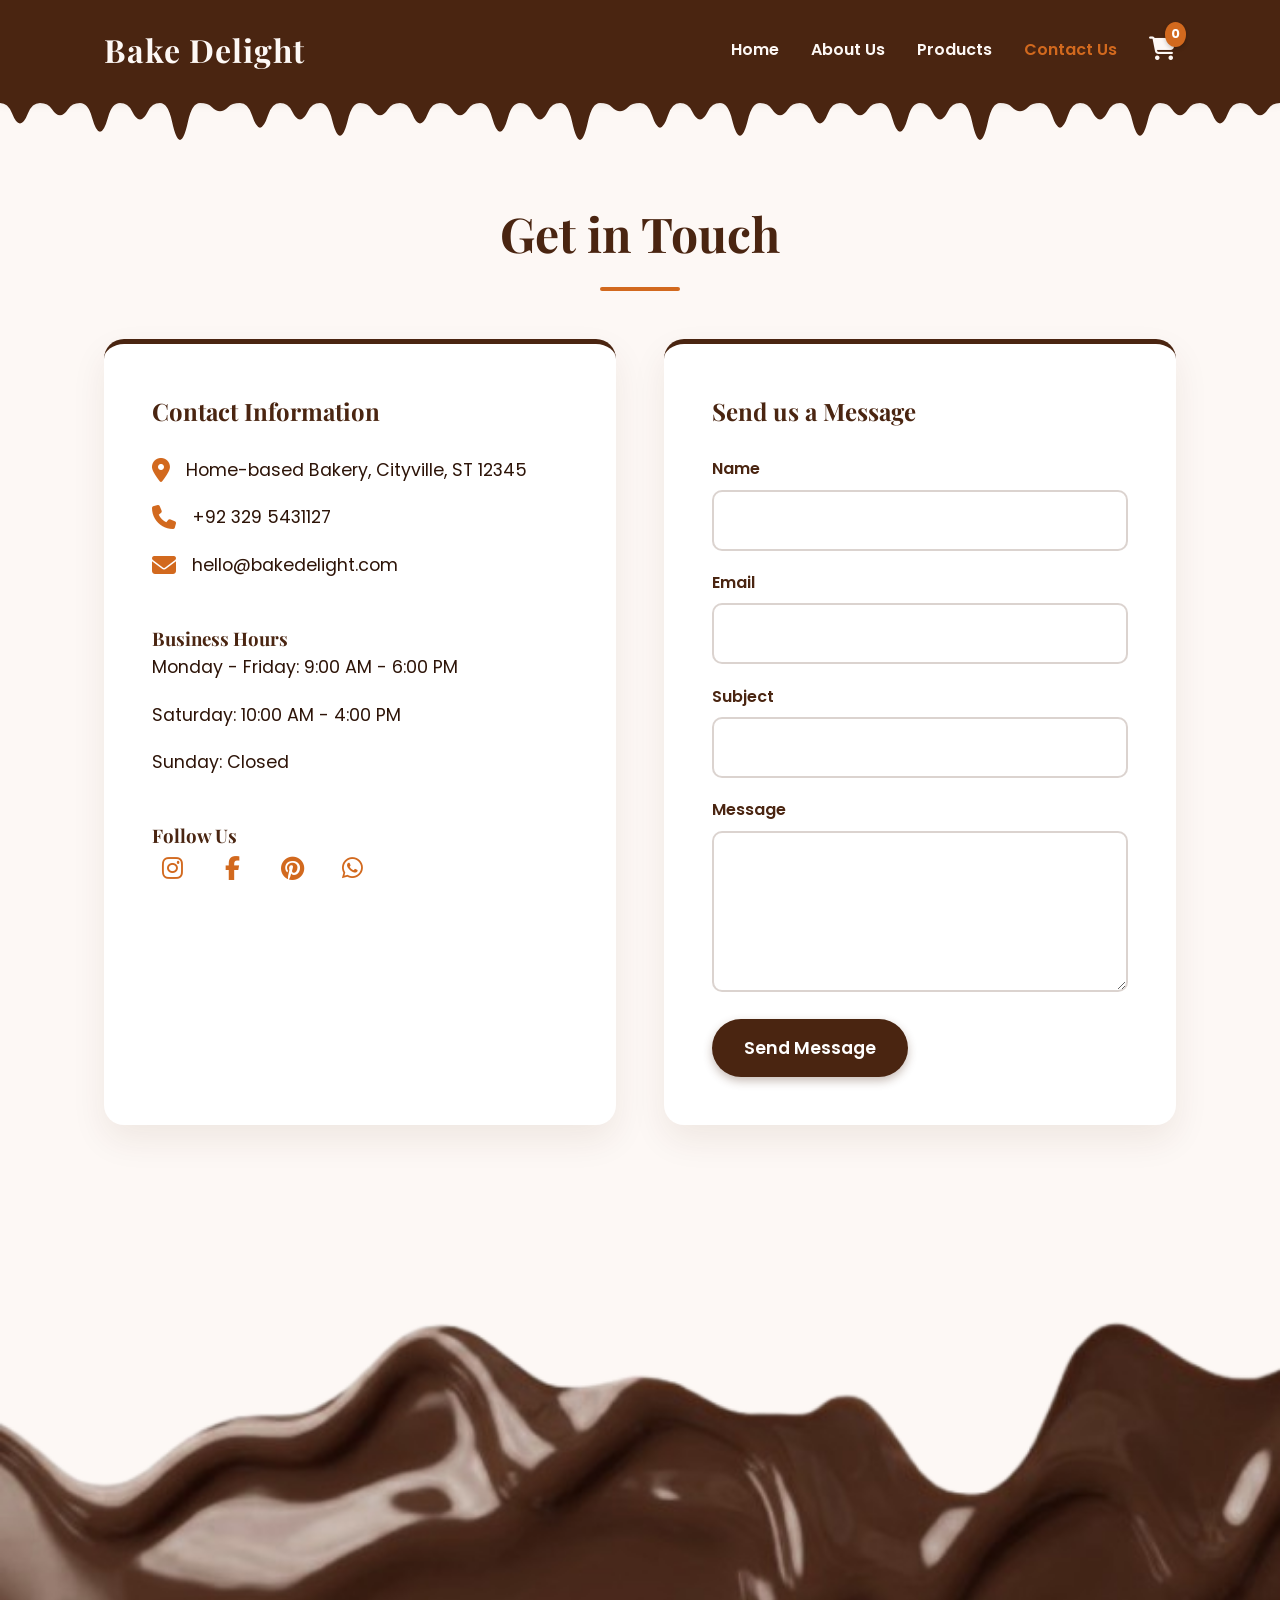
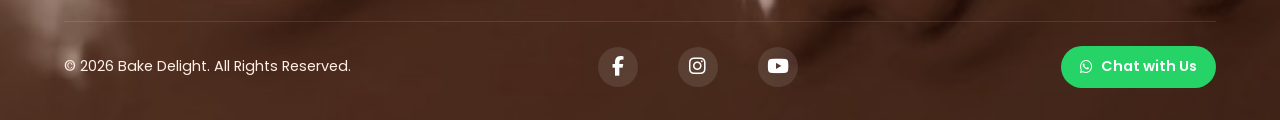
<file: contact.html>
<!DOCTYPE html>
<html lang="en">
<head>
    <meta charset="UTF-8">
    <meta name="viewport" content="width=device-width, initial-scale=1.0">
    <title>Contact Us | Bake Delight</title>
    <meta name="description" content="Get in touch with Bake Delight. Find our location and business hours.">
    <link rel="stylesheet" href="style.css">
    <link rel="stylesheet" href="https://cdnjs.cloudflare.com/ajax/libs/font-awesome/6.4.0/css/all.min.css">
</head>
<body>

    <header>
        <nav>
            <a href="index.html" class="logo">Bake Delight</a>
            <button class="mobile-menu-btn"><i class="fas fa-bars"></i></button>
            <ul class="nav-links">
                <li><a href="index.html">Home</a></li>
                <li><a href="about.html">About Us</a></li>
                <li><a href="products.html">Products</a></li>
                <li><a href="contact.html" class="active">Contact Us</a></li>
                <li>
                    <div class="cart-icon" onclick="openCart()">
                        <i class="fas fa-shopping-cart"></i>
                        <span class="cart-count">0</span>
                    </div>
                </li>
            </ul>
        </nav>
        <div class="header-drip"></div>
    </header>

    <main>
        <section class="section">
            <h1 class="section-title">Get in Touch</h1>
            
            <div class="contact-container">
                <div class="contact-info">
                    <h2>Contact Information</h2>
                    <br>
                    <p><i class="fas fa-map-marker-alt"></i> Home-based Bakery, Cityville, ST 12345</p>
                    <p><i class="fas fa-phone"></i> +92 329 5431127</p>
                    <p><i class="fas fa-envelope"></i> hello@bakedelight.com</p>
                    <br>
                    <h3>Business Hours</h3>
                    <p>Monday - Friday: 9:00 AM - 6:00 PM</p>
                    <p>Saturday: 10:00 AM - 4:00 PM</p>
                    <p>Sunday: Closed</p>
                    <br>
                    <h3>Follow Us</h3>
                    <div class="social-links">
                        <a href="#"><i class="fab fa-instagram"></i></a>
                        <a href="#"><i class="fab fa-facebook-f"></i></a>
                        <a href="#"><i class="fab fa-pinterest"></i></a>
                        <a href="https://wa.me/923295431127" target="_blank"><i class="fab fa-whatsapp"></i></a>
                    </div>
                </div>

                <div class="contact-form-container">
                    <h2>Send us a Message</h2>
                    <br>
                    <form onsubmit="event.preventDefault(); alert('Message sent successfully!');">
                        <div class="form-group">
                            <label for="name">Name</label>
                            <input type="text" id="name" required>
                        </div>
                        <div class="form-group">
                            <label for="email">Email</label>
                            <input type="email" id="email" required>
                        </div>
                        <div class="form-group">
                            <label for="subject">Subject</label>
                            <input type="text" id="subject" required>
                        </div>
                        <div class="form-group">
                            <label for="message">Message</label>
                            <textarea id="message" rows="5" required></textarea>
                        </div>
                        <button type="submit" class="btn">Send Message</button>
                    </form>
                </div>
            </div>
        </section>
    </main>

    <footer>
        <div class="footer-content">
            <div class="footer-left">
                <p>&copy; 2026 Bake Delight. All Rights Reserved.</p>
            </div>
            <div class="footer-center">
                <div class="social-links">
                    <a href="#"><i class="fab fa-facebook-f"></i></a>
                    <a href="#"><i class="fab fa-instagram"></i></a>
                    <a href="#"><i class="fab fa-youtube"></i></a>
                </div>
            </div>
            <div class="footer-right">
                <a href="https://wa.me/923295431127" target="_blank" class="wa-chat-btn">
                    <i class="fab fa-whatsapp"></i> Chat with Us
                </a>
            </div>
        </div>
    </footer>

    <!-- Cart Modal -->
    <div id="cartModal" class="cart-modal">
        <div class="cart-content">
            <button id="closeCart" class="close-cart"><i class="fas fa-times"></i></button>
            <h2>Your Cart</h2>
            <div id="cartItems" class="cart-items"></div>
            <div id="cartTotal" class="cart-total">Total: Rs. 0.00</div>
            
            <form id="checkoutForm" onsubmit="processCheckout(event)">
                <div class="form-group">
                    <label for="customerName">Name</label>
                    <input type="text" id="customerName" required>
                </div>
                <div class="form-group">
                    <label for="customerPhone">Phone Number</label>
                    <input type="tel" id="customerPhone" required>
                </div>
                <div class="form-group">
                    <label for="deliveryTime">Delivery Date & Time (Requires 24hr Notice)</label>
                    <input type="datetime-local" id="deliveryTime" required>
                </div>
                <button type="submit" class="btn" style="width: 100%;">Checkout via WhatsApp</button>
            </form>
        </div>
    </div>

    <script src="script.js"></script>
</body>
</html>
</file>
<file: style.css>
@import url('https://fonts.googleapis.com/css2?family=Playfair+Display:ital,wght@0,400..900;1,400..900&family=Poppins:ital,wght@0,100;0,200;0,300;0,400;0,500;0,600;0,700;0,800;0,900;1,100;1,200;1,300;1,400;1,500;1,600;1,700;1,800;1,900&display=swap');

:root {
    --bg-color: #FDF8F5; /* Warm cream */
    --primary-color: #4A2511; /* Rich Dark Chocolate */
    --secondary-color: #8B4513; /* Saddle Brown / Milk Chocolate */
    --accent-color: #D2691E; /* Caramel */
    --text-color: #2D1408; /* Very dark chocolate */
    --card-bg: #FFFFFF; /* White */
    --font-heading: 'Playfair Display', serif;
    --font-body: 'Poppins', sans-serif;
}

html {
    scroll-behavior: smooth;
}

* {
    margin: 0;
    padding: 0;
    box-sizing: border-box;
}

body {
    font-family: var(--font-body);
    background-color: var(--bg-color);
    color: var(--text-color);
    line-height: 1.6;
}

h1, h2, h3, h4, h5, h6 {
    font-family: var(--font-heading);
    color: var(--primary-color);
}

/* Navbar */
header {
    background-color: var(--primary-color);
    box-shadow: 0 4px 10px rgba(0,0,0,0.1);
    position: sticky;
    top: 0;
    z-index: 1000;
}

.header-drip {
    position: absolute;
    bottom: -45px;
    left: 0;
    width: 100%;
    height: 45px;
    background-image: url("data:image/svg+xml,%3Csvg xmlns='http://www.w3.org/2000/svg' viewBox='0 0 1000 220' preserveAspectRatio='none'%3E%3Cpath fill='%234A2511' d='M0,0 L1000,0 L1000,20 Q980,20 970,50 Q960,80 950,80 Q940,80 930,50 Q920,20 900,20 Q880,20 870,100 Q860,180 850,180 Q840,180 830,100 Q820,20 800,20 Q780,20 770,60 Q760,100 750,100 Q740,100 730,60 Q720,20 700,20 Q680,20 670,80 Q660,140 650,140 Q640,140 630,80 Q620,20 600,20 Q580,20 570,40 Q560,60 550,60 Q540,60 530,40 Q520,20 500,20 Q480,20 470,110 Q460,200 450,200 Q440,200 430,110 Q420,20 400,20 Q380,20 370,60 Q360,100 350,100 Q340,100 330,60 Q320,20 300,20 Q280,20 270,90 Q260,160 250,160 Q240,160 230,90 Q220,20 200,20 Q180,20 170,50 Q160,80 150,80 Q140,80 130,50 Q120,20 100,20 Q80,20 70,70 Q60,120 50,120 Q40,120 30,70 Q20,20 0,20 Z' /%3E%3C/svg%3E");
    background-repeat: repeat-x;
    background-size: 400px 100%;
    pointer-events: none;
}

nav {
    display: flex;
    justify-content: space-between;
    align-items: center;
    padding: 1.5rem 5%;
    max-width: 1200px;
    margin: 0 auto;
}

.logo {
    font-family: var(--font-heading);
    font-size: 2rem;
    font-weight: 700;
    color: #FDF8F5;
    text-decoration: none;
    letter-spacing: 1px;
}

.nav-links {
    list-style: none;
    display: flex;
    gap: 2rem;
    align-items: center;
}

.nav-links a {
    text-decoration: none;
    color: #FDF8F5;
    font-weight: 600;
    transition: color 0.3s;
}

.nav-links a:hover, .nav-links a.active {
    color: var(--accent-color);
}

.cart-icon {
    font-size: 1.5rem;
    cursor: pointer;
    position: relative;
    color: #FDF8F5;
}

.cart-count {
    position: absolute;
    top: -8px;
    right: -10px;
    background-color: var(--accent-color);
    color: #FFF;
    font-size: 0.8rem;
    padding: 2px 6px;
    border-radius: 50%;
    font-weight: bold;
    box-shadow: 0 2px 4px rgba(0,0,0,0.2);
}

.mobile-menu-btn {
    display: none;
    font-size: 1.5rem;
    background: none;
    border: none;
    color: #FFF;
    cursor: pointer;
}

/* Buttons */
.btn {
    display: inline-block;
    padding: 1rem 2rem;
    background-color: var(--primary-color);
    color: #FFF;
    border: none;
    border-radius: 30px;
    font-family: var(--font-body);
    font-weight: 600;
    font-size: 1.1rem;
    cursor: pointer;
    text-decoration: none;
    transition: all 0.3s;
    box-shadow: 0 4px 10px rgba(74, 37, 17, 0.3);
}

.btn:hover {
    background-color: var(--text-color);
    transform: translateY(-3px);
    box-shadow: 0 6px 15px rgba(74, 37, 17, 0.4);
    color: #FFF;
}

.btn-secondary {
    background-color: var(--accent-color);
    color: #FFF;
    box-shadow: 0 4px 10px rgba(210, 105, 30, 0.3);
}

.btn-secondary:hover {
    background-color: #A05215;
}

/* Hero Section */
.hero {
    height: 90vh;
    display: flex;
    align-items: center;
    justify-content: center;
    text-align: center;
    padding: 0 20px;
    position: relative;
    overflow: hidden;
}

.hero-slider {
    position: absolute;
    top: 0;
    left: 0;
    width: 100%;
    height: 100%;
    z-index: 1;
}

.hero-slide {
    position: absolute;
    top: 0;
    left: 0;
    width: 100%;
    height: 100%;
    background-size: cover;
    background-position: center;
    opacity: 0;
    animation: fadeSlide 15s infinite;
}

@keyframes fadeSlide {
    0% { opacity: 0; transform: scale(1.05); }
    10% { opacity: 1; transform: scale(1); }
    33% { opacity: 1; transform: scale(1); }
    43% { opacity: 0; transform: scale(1.05); }
    100% { opacity: 0; }
}

.hero-overlay {
    position: absolute;
    top: 0;
    left: 0;
    width: 100%;
    height: 100%;
    background: rgba(0, 0, 0, 0.55);
    z-index: 2;
}

.hero-content {
    color: #FFF;
    z-index: 3;
    position: relative;
    animation: fadeIn 1.5s ease-out;
}

@keyframes fadeIn {
    from { opacity: 0; transform: translateY(20px); }
    to { opacity: 1; transform: translateY(0); }
}

.hero-content h1 {
    font-size: 5rem;
    margin-bottom: 1rem;
    color: #FFF;
    text-shadow: 2px 4px 8px rgba(0,0,0,0.4);
}

.hero-content p {
    font-size: 1.5rem;
    margin-bottom: 2.5rem;
    color: #FFF;
    max-width: 800px;
    margin-left: auto;
    margin-right: auto;
    font-weight: 500;
    text-shadow: 1px 2px 5px rgba(0,0,0,0.4);
}

.hero .btn {
    background-color: #FFF;
    color: var(--primary-color);
    box-shadow: 0 4px 10px rgba(0,0,0,0.3);
}

.hero .btn:hover {
    background-color: #FDF8F5;
    color: var(--text-color);
    transform: translateY(-3px);
}

/* Sections */
.section {
    padding: 6rem 5%;
    max-width: 1200px;
    margin: 0 auto;
}

.section-title {
    text-align: center;
    font-size: 3rem;
    margin-bottom: 3rem;
    position: relative;
    color: var(--primary-color);
}

.section-title::after {
    content: '';
    display: block;
    width: 80px;
    height: 4px;
    background-color: var(--accent-color);
    margin: 15px auto 0;
    border-radius: 2px;
}

/* Category Portions */
.category-portion {
    transition: transform 0.4s cubic-bezier(0.175, 0.885, 0.32, 1.275);
    box-shadow: 0 20px 40px rgba(74, 37, 17, 0.05);
}

.category-portion:hover {
    transform: translateY(-5px);
}

.category-portion .section-title {
    margin-bottom: 3rem;
    margin-top: -10px;
}
.category-portion .product-card {
    border: none;
    background: rgba(255, 255, 255, 0.7);
    backdrop-filter: blur(10px);
}

.no-underline::after {
    display: none !important;
}

.grid-3-col {
    grid-template-columns: repeat(3, 1fr) !important;
}

@media (max-width: 992px) {
    .grid-3-col {
        grid-template-columns: repeat(2, 1fr) !important;
    }
}

@media (max-width: 600px) {
    .grid-3-col {
        grid-template-columns: 1fr !important;
    }
}

/* Cart Notification */
.cart-notification {
    position: fixed;
    bottom: 30px;
    right: 30px;
    background: var(--primary-color);
    color: #FFF;
    padding: 1rem 2rem;
    border-radius: 50px;
    box-shadow: 0 10px 30px rgba(0,0,0,0.3);
    z-index: 3000;
    transform: translateY(100px);
    opacity: 0;
    transition: all 0.5s ease;
    font-weight: 600;
}

.cart-notification.show {
    transform: translateY(0);
    opacity: 1;
}

/* Features */
.features {
    display: flex;
    gap: 2rem;
    justify-content: center;
    flex-wrap: wrap;
    margin-bottom: 4rem;
}

.feature-box {
    background: var(--card-bg);
    padding: 2rem;
    border-radius: 20px;
    text-align: center;
    flex: 1;
    min-width: 250px;
    box-shadow: 0 10px 30px rgba(74, 37, 17, 0.08);
    transition: transform 0.3s;
    border-top: 5px solid var(--accent-color);
}

.feature-box:hover {
    transform: translateY(-10px);
}

.feature-icon {
    font-size: 3rem;
    color: var(--primary-color);
    margin-bottom: 1rem;
}

.feature-box h3 {
    margin-bottom: 0.5rem;
    font-size: 1.5rem;
}

/* Products Grid */
.products-grid {
    display: grid;
    grid-template-columns: repeat(auto-fit, minmax(300px, 1fr));
    gap: 2.5rem;
}

.product-card {
    background-color: var(--card-bg);
    border-radius: 20px;
    overflow: hidden;
    box-shadow: 0 15px 35px rgba(74, 37, 17, 0.08);
    transition: transform 0.3s, box-shadow 0.3s;
    text-align: center;
    display: flex;
    flex-direction: column;
    border: 1px solid rgba(74, 37, 17, 0.05);
}

.product-card:hover {
    transform: translateY(-10px);
    box-shadow: 0 20px 40px rgba(74, 37, 17, 0.15);
}

.product-img {
    width: 100%;
    height: 220px;
    object-fit: cover;
    border-bottom: 3px solid var(--accent-color);
}

.product-info {
    padding: 2rem 1.5rem;
    flex-grow: 1;
    display: flex;
    flex-direction: column;
    justify-content: space-between;
}

.home-card .product-info {
    justify-content: center;
    padding: 1.5rem;
}

.home-card .product-title {
    margin-bottom: 0.5rem;
}

.product-title {
    font-size: 1.6rem;
    margin-bottom: 0.2rem;
    color: var(--primary-color);
}

.product-weight {
    font-size: 0.9rem;
    color: var(--accent-color);
    margin-bottom: 0.8rem;
    font-weight: 500;
}

.product-description {
    font-size: 0.85rem;
    color: #666;
    margin-bottom: 1rem;
    display: -webkit-box;
    -webkit-line-clamp: 2;
    -webkit-box-orient: vertical;
    overflow: hidden;
}

.product-price {
    font-weight: 700;
    font-size: 1.4rem;
    color: var(--accent-color);
    margin-bottom: 1.5rem;
}

/* Filters */
.filters {
    display: flex;
    justify-content: center;
    gap: 1rem;
    margin-bottom: 3rem;
    flex-wrap: wrap;
}

.filter-btn {
    background: transparent;
    border: 2px solid var(--primary-color);
    color: var(--primary-color);
    padding: 0.6rem 2rem;
    border-radius: 30px;
    cursor: pointer;
    font-family: var(--font-body);
    font-weight: 600;
    font-size: 1.1rem;
    transition: all 0.3s;
}

.filter-btn.active, .filter-btn:hover {
    background-color: var(--primary-color);
    color: #FFF;
    box-shadow: 0 5px 15px rgba(74, 37, 17, 0.3);
}

/* Footer */
footer {
    background-image: url('foot.png');
    background-size: cover;
    background-position: center;
    background-repeat: no-repeat;
    color: #FFF;
    padding: 25rem 5% 2rem;
    position: relative;
    display: flex;
    flex-direction: column;
    justify-content: flex-end;
    z-index: 200;
}

.footer-drip {
    position: absolute;
    top: -45px;
    left: 0;
    width: 100%;
    height: 45px;
    background-image: url("data:image/svg+xml,%3Csvg xmlns='http://www.w3.org/2000/svg' viewBox='0 -120 1000 220' preserveAspectRatio='none'%3E%3Cpath fill='%23FDF8F5' d='M0,100 L1000,100 L1000,80 Q980,80 970,50 Q960,20 950,20 Q940,20 930,50 Q920,80 900,80 Q880,80 870,0 Q860,-80 850,-80 Q840,-80 830,0 Q820,80 800,80 Q780,80 770,40 Q760,0 750,0 Q740,0 730,40 Q720,80 700,80 Q680,80 670,20 Q660,-40 650,-40 Q640,-40 630,20 Q620,80 600,80 Q580,80 570,60 Q560,40 550,40 Q540,40 530,60 Q520,80 500,80 Q480,80 470,-10 Q460,-100 450,-100 Q440,-100 430,-10 Q420,80 400,80 Q380,80 370,40 Q360,0 350,0 Q340,0 330,40 Q320,80 300,80 Q280,80 270,10 Q260,-60 250,-60 Q240,-60 230,10 Q220,80 200,80 Q180,80 170,50 Q160,20 150,20 Q140,20 130,50 Q120,80 100,80 Q80,80 70,30 Q60,-20 50,-20 Q40,-20 30,30 Q20,80 0,80 Z' /%3E%3C/svg%3E");
    background-repeat: repeat-x;
    background-size: 400px 100%;
}

.footer-content {
    display: flex;
    justify-content: space-between;
    align-items: center;
    flex-wrap: wrap;
    gap: 2rem;
    max-width: 1200px;
    margin: 0 auto;
    width: 100%;
    padding-top: 1.5rem;
    border-top: 1px solid rgba(255,255,255,0.1);
}

.footer-left p {
    font-size: 0.9rem;
    color: #FFEFE5;
    margin: 0;
}

.footer-center .social-links {
    margin-top: 0;
    display: flex;
    gap: 1.5rem;
}

.wa-chat-btn {
    display: inline-flex;
    align-items: center;
    gap: 0.5rem;
    background-color: #25D366;
    color: #FFF;
    padding: 0.6rem 1.2rem;
    border-radius: 30px;
    text-decoration: none;
    font-weight: 600;
    font-size: 0.9rem;
    transition: transform 0.3s, background 0.3s;
}

.wa-chat-btn:hover {
    background-color: #128C7E;
    transform: translateY(-3px);
    color: #FFF;
}

.social-links a {
    display: inline-block;
    margin-right: 1rem;
    color: #FFF;
    background: rgba(255,255,255,0.1);
    width: 40px;
    height: 40px;
    line-height: 40px;
    text-align: center;
    border-radius: 50%;
    font-size: 1.2rem;
    transition: all 0.3s;
    text-decoration: none;
}

.social-links a:hover {
    background: var(--accent-color);
    transform: translateY(-3px);
}

.footer-bottom {
    padding-top: 2rem;
    border-top: 1px solid rgba(255,255,255,0.1);
    color: rgba(255,255,255,0.7);
}

/* Cart Drawer */
.cart-modal {
    visibility: hidden;
    opacity: 0;
    position: fixed;
    top: 0;
    left: 0;
    width: 100%;
    height: 100%;
    background: rgba(45, 20, 8, 0.6);
    z-index: 2000;
    display: flex;
    justify-content: flex-end;
    align-items: flex-start;
    backdrop-filter: blur(5px);
    transition: opacity 0.3s, visibility 0.3s;
}

.cart-modal.open {
    visibility: visible;
    opacity: 1;
}

.cart-content {
    background: var(--bg-color);
    width: 30%;
    min-width: 350px;
    height: 100vh;
    max-height: 100vh;
    border-radius: 0;
    padding: 2.5rem;
    position: relative;
    overflow-y: auto;
    box-shadow: -10px 0 30px rgba(0,0,0,0.5);
    border-top: none;
    transform: translateX(100%);
    transition: transform 0.4s cubic-bezier(0.175, 0.885, 0.32, 1);
}

.cart-modal.open .cart-content {
    transform: translateX(0);
}

.close-cart {
    position: absolute;
    top: 20px;
    right: 25px;
    font-size: 1.8rem;
    cursor: pointer;
    border: none;
    background: transparent;
    color: var(--text-color);
    transition: color 0.3s;
}

.close-cart:hover {
    color: var(--accent-color);
}

.cart-items {
    margin: 1.5rem 0;
    max-height: 300px;
    overflow-y: auto;
    padding-right: 10px;
}

.cart-item {
    display: flex;
    justify-content: space-between;
    align-items: center;
    border-bottom: 1px solid rgba(74, 37, 17, 0.1);
    padding: 1rem 0;
}

.cart-item-info {
    display: flex;
    align-items: center;
    gap: 1rem;
}

.cart-item-img {
    width: 60px;
    height: 60px;
    object-fit: cover;
    border-radius: 10px;
    border: 2px solid var(--accent-color);
}

.cart-item-details h4 {
    margin-bottom: 0.2rem;
    font-size: 1.1rem;
    color: var(--primary-color);
}

.cart-item-actions {
    display: flex;
    align-items: center;
    gap: 0.8rem;
}

.cart-item-actions button {
    background: var(--primary-color);
    border: none;
    width: 30px;
    height: 30px;
    border-radius: 50%;
    cursor: pointer;
    font-weight: bold;
    color: #FFF;
    font-size: 1rem;
    transition: background 0.3s;
}

.cart-item-actions button:hover {
    background: var(--accent-color);
}

.cart-total {
    font-size: 1.5rem;
    font-weight: 700;
    text-align: right;
    margin-bottom: 1.5rem;
    color: var(--primary-color);
    border-top: 2px solid rgba(74, 37, 17, 0.1);
    padding-top: 1rem;
}

/* Checkout Form */
.form-group {
    margin-bottom: 1.2rem;
    text-align: left;
}

.form-group label {
    display: block;
    margin-bottom: 0.5rem;
    font-weight: 600;
    color: var(--primary-color);
}

.form-group input, .form-group textarea, .form-group select {
    width: 100%;
    padding: 1rem;
    border: 2px solid rgba(74, 37, 17, 0.2);
    border-radius: 10px;
    font-family: var(--font-body);
    font-size: 1rem;
    background: #FFF;
    transition: border-color 0.3s;
}

.form-group input:focus, .form-group textarea:focus {
    outline: none;
    border-color: var(--accent-color);
}

/* About Page */
.about-content {
    display: flex;
    align-items: flex-start;
    gap: calc(4rem + 40px);
    flex-wrap: wrap;
}

.about-text {
    flex: 1;
    min-width: 300px;
}

.about-text .section-title {
    text-align: left;
}

.about-text .section-title::after {
    margin-left: 0;
}

.about-text p {
    margin-bottom: 1.5rem;
    font-size: 1.15rem;
    text-align: justify;
}

.about-img {
    flex: 1;
    min-width: 300px;
    position: relative;
    margin-top: 20px;
}

.about-img img {
    width: 100%;
    height: 400px;
    object-fit: cover;
    border-radius: 20px;
    box-shadow: 0 20px 40px rgba(74, 37, 17, 0.2);
}

.about-img::after {
    content: '';
    position: absolute;
    top: -20px;
    right: -20px;
    width: 100%;
    height: 100%;
    border: 4px solid var(--accent-color);
    border-radius: 20px;
    z-index: -1;
}

/* Contact Page */
.contact-container {
    display: flex;
    flex-wrap: wrap;
    gap: 3rem;
}

.contact-form-container, .contact-info {
    flex: 1;
    min-width: 300px;
    background: var(--card-bg);
    padding: 3rem;
    border-radius: 20px;
    box-shadow: 0 15px 35px rgba(74, 37, 17, 0.08);
    border-top: 5px solid var(--primary-color);
}

.contact-info p {
    margin-bottom: 1.2rem;
    display: flex;
    align-items: center;
    gap: 1rem;
    font-size: 1.1rem;
}

.contact-info i {
    color: var(--accent-color);
    font-size: 1.5rem;
}

/* Admin */
.admin-login {
    max-width: 400px;
    margin: 100px auto;
    background: var(--card-bg);
    padding: 3rem;
    border-radius: 20px;
    box-shadow: 0 15px 35px rgba(74, 37, 17, 0.1);
    border-top: 5px solid var(--primary-color);
}

.admin-dashboard {
    display: none;
    background: var(--card-bg);
    padding: 3rem;
    border-radius: 20px;
    box-shadow: 0 15px 35px rgba(74, 37, 17, 0.08);
}

.admin-products-list {
    margin-top: 2rem;
    overflow-x: auto;
}

table {
    width: 100%;
    border-collapse: collapse;
    margin-top: 1rem;
}

table, th, td {
    border: 1px solid rgba(74, 37, 17, 0.1);
}

th, td {
    padding: 1.2rem;
    text-align: left;
}

th {
    background-color: var(--primary-color);
    color: #FFF;
}

.action-btn {
    padding: 0.5rem 1rem;
    margin-right: 0.5rem;
    border: none;
    border-radius: 8px;
    cursor: pointer;
    font-family: var(--font-body);
    color: #FFF;
    transition: opacity 0.3s;
}

.action-btn:hover {
    opacity: 0.8;
}

.edit-btn { background: #F5A623; }
.hide-btn { background: var(--secondary-color); }
.delete-btn { background: #D0021B; }

/* Gallery Slider */
.gallery-slider {
    display: flex;
    gap: 30px;
    overflow-x: auto;
    scroll-snap-type: x mandatory;
    padding-bottom: 20px;
    margin-top: 2rem;
}
.gallery-slider::-webkit-scrollbar {
    height: 8px;
}
.gallery-slider::-webkit-scrollbar-thumb {
    background: var(--primary-color);
    border-radius: 4px;
}
.gallery-slider img {
    flex: 0 0 calc((100% - 60px) / 3);
    width: calc((100% - 60px) / 3);
    height: 300px;
    object-fit: cover;
    border-radius: 15px;
    scroll-snap-align: center;
    box-shadow: 0 10px 20px rgba(74, 37, 17, 0.1);
}

/* Falling Chocolate Drops */
.chocolate-drop {
    position: fixed;
    top: -50px;
    width: 200px;
    height: 350px;
    background-image: url('05.png');
    background-size: contain;
    background-repeat: no-repeat;
    background-position: center;
    z-index: 100;
    pointer-events: none;
    animation: fall linear forwards;
}

@keyframes fall {
    0% {
        transform: translateY(0) scale(1);
        opacity: 0.8;
    }
    90% {
        opacity: 1;
    }
    100% {
        transform: translateY(110vh) scale(1.2);
        opacity: 0;
    }
}

/* Category Headers */
.choco-heading span, .cream-heading span, .dryfruit-heading span {
    position: relative;
    display: inline-block;
}

.choco-heading span::after {
    content: '';
    position: absolute;
    top: -50px;
    right: -280px; /* Moved closer to match cream section */
    width: 300px;
    height: 300px;
    z-index: 999;
    background-image: url("01.png");
    background-size: contain;
    background-repeat: no-repeat;
    pointer-events: none;
}

.cream-heading span::before {
    content: '';
    position: absolute;
    top: -50px;
    left: -280px;
    width: 300px;
    height: 300px;
    z-index: 999;
    background-image: url("03.png");
    background-size: contain;
    background-repeat: no-repeat;
    pointer-events: none;
}

.dryfruit-heading span::after {
    content: '';
    position: absolute;
    top: -50px;
    right: -280px;
    width: 300px;
    height: 300px;
    z-index: 999;
    background-image: url("04.png");
    background-size: contain;
    background-repeat: no-repeat;
    pointer-events: none;
    transform: scaleX(-1); /* Flipped towards the heading */
}

/* About Section Styles */
.about-content {
    display: flex;
    align-items: center;
    gap: 6rem;
    margin-top: 3rem;
}

.about-text {
    flex: 1;
}

.about-text p {
    margin-bottom: 1.5rem;
    line-height: 1.8;
    font-size: 1.1rem;
}

.about-img {
    flex: 0.8;
    padding: 10px;
}

.about-img img {
    width: 100%;
    border-radius: 20px;
    box-shadow: 0 15px 35px rgba(0,0,0,0.2);
}

/* Custom Cake Section */
.custom-cake {
    background-color: #FFF;
    padding: 6rem 5%;
}

.custom-content {
    display: flex;
    align-items: center;
    gap: 4rem;
}

.custom-text {
    flex: 1.2;
}

.custom-text p {
    font-size: 1.1rem;
    line-height: 1.8;
    margin-bottom: 2rem;
}

.custom-bullets {
    list-style: none;
    padding: 0;
    margin-bottom: 2rem;
}

.custom-bullets li {
    display: flex;
    align-items: center;
    gap: 1rem;
    margin-bottom: 1rem;
    font-weight: 500;
}

.custom-bullets li i {
    color: var(--accent-color);
    font-size: 1.2rem;
}

.custom-img {
    flex: 1;
    display: flex;
    justify-content: center;
    padding: 30px 0;
}

.custom-img img {
    width: auto;
    max-width: 100%;
    max-height: 450px;
    border-radius: 30px;
    box-shadow: 0 20px 40px rgba(0,0,0,0.1);
}

/* Responsive */
@media (max-width: 768px) {
    .mobile-menu-btn {
        display: block;
    }
    
    .nav-links {
        display: none;
        flex-direction: column;
        position: absolute;
        top: 100%;
        left: 0;
        width: 100%;
        background: var(--primary-color);
        padding: 1.5rem 0;
        box-shadow: 0 10px 20px rgba(0,0,0,0.3);
    }
    
    .nav-links.show {
        display: flex;
    }
    
    .hero-content h1 {
        font-size: 3.5rem;
    }
    
    .section-title {
        font-size: 2.2rem;
    }
    
    .contact-container, .about-content, .custom-content {
        flex-direction: column;
    }
}
</file>
